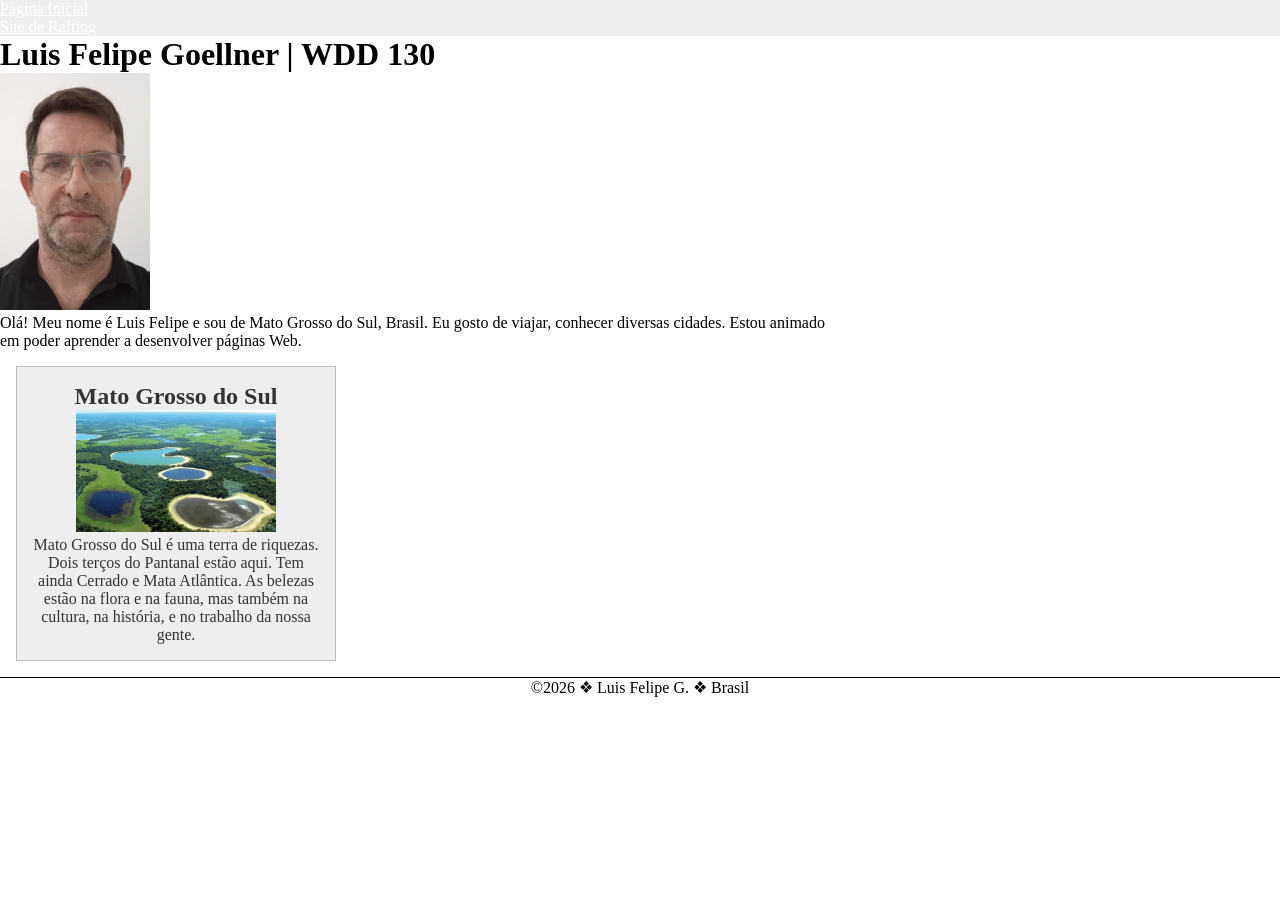
<file: index.html>
<!DOCTYPE html>
<html lang="pt-br">

<head>
    <meta charset="UTF-8">
    <meta name="viewport" content="width=device-width, initial-scale=1.0">
    <title>WDD 130 | Luis Felipe</title>
    
    <meta name="description" content="Página de Luis Felipe do curso Desenvolvimento de Software">
    <meta name="author" content="Luis Felipe">
    <link rel="stylesheet" href="estilos/estilos.css">
</head>

<body>
    <header>
        <nav>
            <a href="#">Página Inicial</a>
            <a href="wwr/">Site de Rafting</a>
        </nav>
    </header>
    <main>
        <h1>Luis Felipe Goellner | WDD 130</h1>
        <img src="imagens/perfil.jpeg" alt="Olá, meu nome é Luis Felipe Goellner" width="200">
        <p>Olá! Meu nome é Luis Felipe e sou de Mato Grosso do Sul, Brasil. Eu gosto de viajar,
            conhecer diversas cidades. Estou animado em poder aprender a desenvolver páginas Web.
        </p>
    </main>
    <aside>
        <h2>Mato Grosso do Sul</h2>
        <img src="imagens/vista_aerea.webp" alt="Vista aérea do MS">
        <p>Mato Grosso do Sul é uma terra de riquezas. Dois terços do Pantanal estão aqui. Tem ainda
            Cerrado e
            Mata Atlântica. As belezas estão na flora e na fauna, mas também na cultura, na
            história, e no
            trabalho da nossa gente.</p>
    </aside>
    <footer>
        <p>©2026 &#10070; Luis Felipe G. &#10070; Brasil</p>
    </footer>
</body>

</html>
</file>
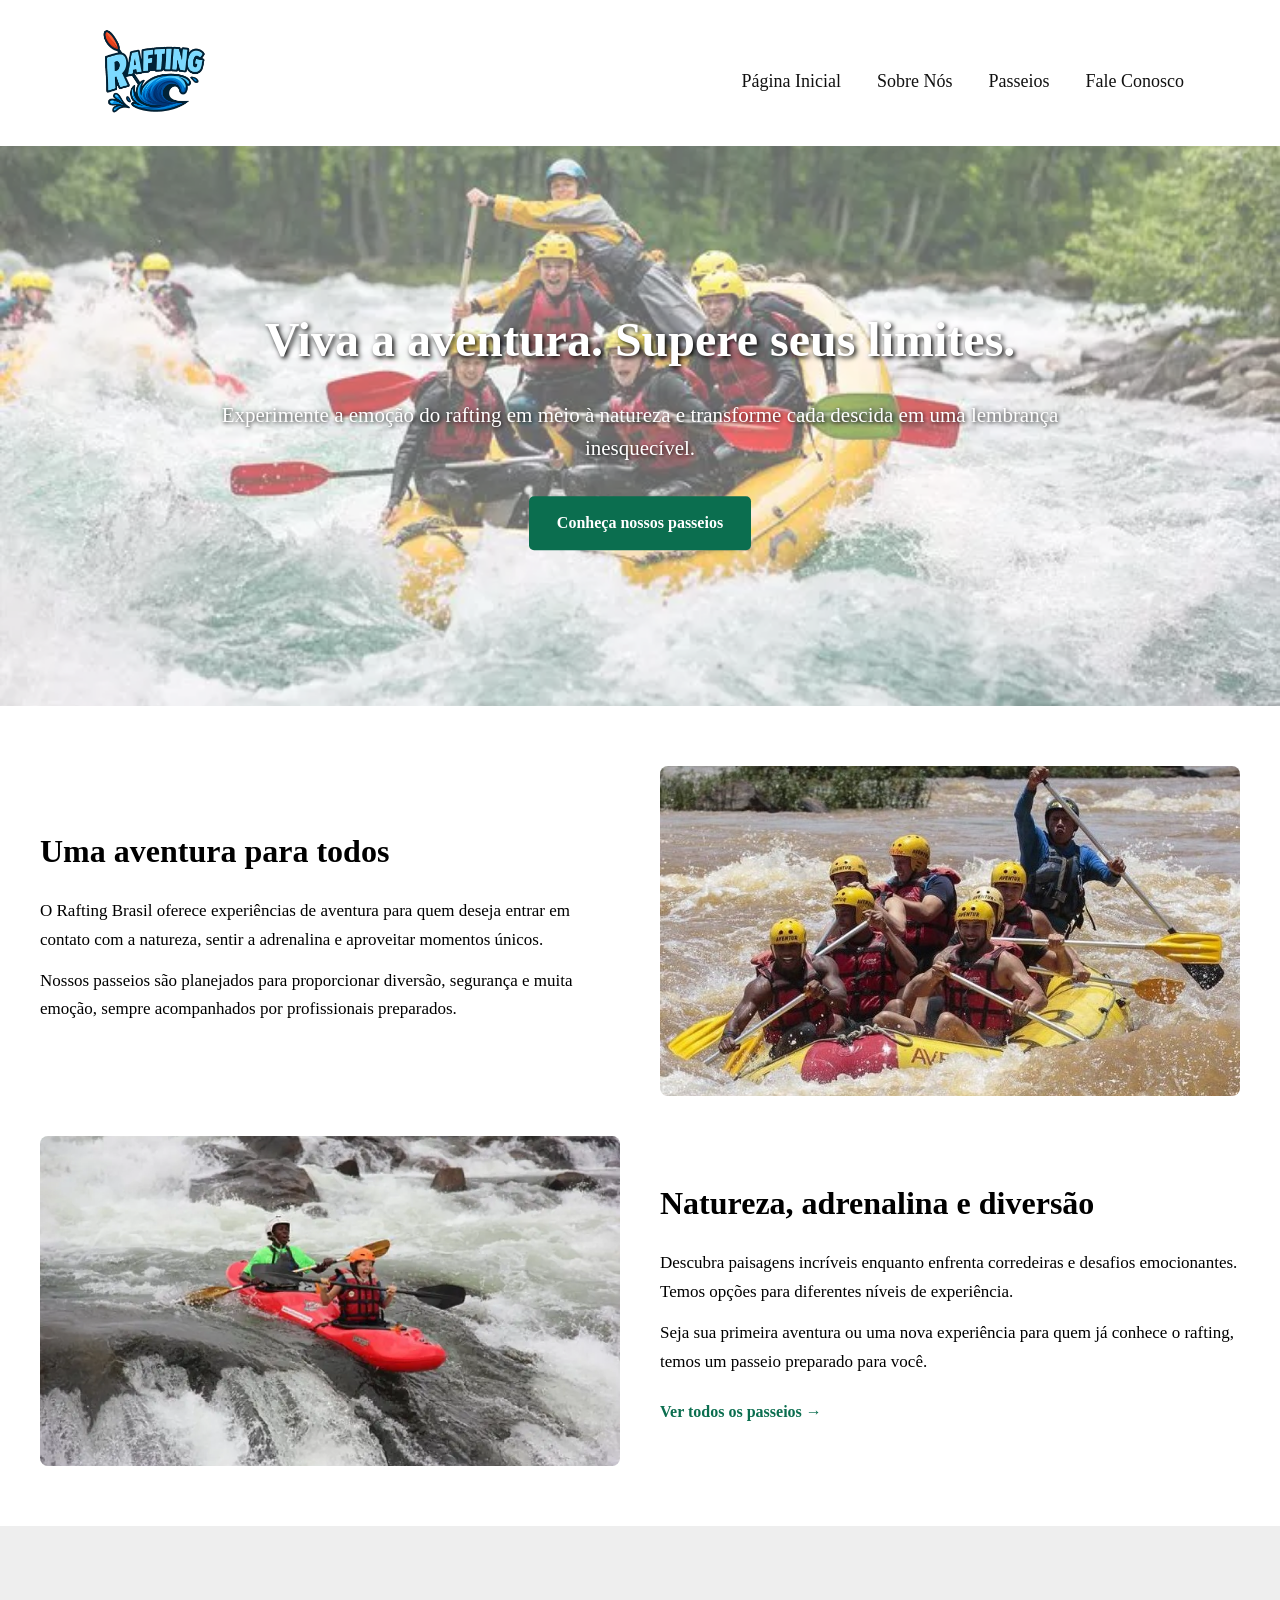
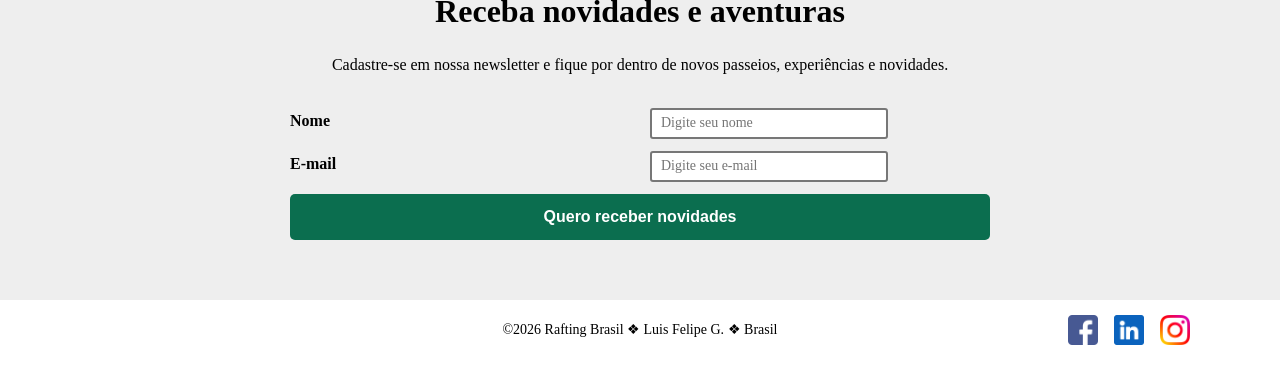
<file: wwr/index.html>
<!DOCTYPE html>
<html lang="pt-BR">
<head>
    <meta charset="UTF-8">
    <meta name="viewport" content="width=device-width, initial-scale=1.0">
    <title>Página Inicial - Rafting Brasil</title>
    <meta name="description" content="Página inicial da empresa Rafting Brasil">
    <meta name="author" content="Luis Felipe Goellner">
    <link rel="stylesheet" href="estilos/rafting.css">
</head>
<body>

    <header class="topo">
        <div class="logo">
            <img src="imagens/logo_rafting.png" alt="logotipo da empresa de rafting">
        </div>
    
        <nav class="menu">
            <a href="index.html">Página Inicial</a>
            <a href="sobre.html">Sobre Nós</a>
            <a href="passeios.html">Passeios</a>
            <a href="contato.html">Fale Conosco</a>
        </nav>
    </header>
    <main>
    
        <!-- IMAGEM PRINCIPAL / HERO -->
        <section class="hero">
    
            <img src="imagens/rafting-principal.webp" alt="Grupo praticando rafting em um rio"
              class="hero-imagem">
    
            <div class="hero-conteudo">
                <h1>Viva a aventura. Supere seus limites.</h1>
    
                <p>
                    Experimente a emoção do rafting em meio à natureza
                    e transforme cada descida em uma lembrança inesquecível.
                </p>
    
                <a href="passeios.html" class="botao-acao">
                    Conheça nossos passeios
                </a>
            </div>
    
        </section>
    
    
        <!-- APRESENTAÇÃO -->
        <section class="apresentacao">
    
            <div class="texto-introducao">
                <h2>Uma aventura para todos</h2>
    
                <p>
                    O Rafting Brasil oferece experiências de aventura
                    para quem deseja entrar em contato com a natureza,
                    sentir a adrenalina e aproveitar momentos únicos.
                </p>
    
                <p>
                    Nossos passeios são planejados para proporcionar
                    diversão, segurança e muita emoção, sempre acompanhados
                    por profissionais preparados.
                </p>
            </div>
    
    
            <div class="imagem-introducao">
                <img src="imagens/rafting-equipe.jpg"
                  alt="Equipe reunida durante uma aventura de rafting">
            </div>
    
    
            <div class="imagem-aventura">
                <img src="imagens/rafting-aventura.webp"
                  alt="Pessoa praticando rafting em águas rápidas">
            </div>
    
    
            <div class="texto-aventura">
                <h2>Natureza, adrenalina e diversão</h2>
    
                <p>
                    Descubra paisagens incríveis enquanto enfrenta
                    corredeiras e desafios emocionantes. Temos opções
                    para diferentes níveis de experiência.
                </p>
    
                <p>
                    Seja sua primeira aventura ou uma nova experiência
                    para quem já conhece o rafting, temos um passeio
                    preparado para você.
                </p>
    
                <a href="passeios.html" class="link-passeios">
                    Ver todos os passeios →
                </a>
            </div>
    
        </section>
    
    
        <!-- NEWSLETTER -->
        <section class="newsletter-home">
    
            <div class="newsletter-conteudo">
    
                <h2>Receba novidades e aventuras</h2>
    
                <p>
                    Cadastre-se em nossa newsletter e fique por dentro
                    de novos passeios, experiências e novidades.
                </p>
    
                <form action="#" method="post" class="form-newsletter">
    
                    <label for="nome">Nome</label>
                    <input type="text" id="nome" name="nome" placeholder="Digite seu nome" required>
    
                    <label for="email">E-mail</label>
                    <input type="email" id="email" name="email" placeholder="Digite seu e-mail"
                      required>
    
                    <button type="submit">
                        Quero receber novidades
                    </button>
    
                </form>
    
            </div>
    
        </section>
    
    </main>

    <footer>
        <p>©2026 Rafting Brasil &#10070; Luis Felipe G. &#10070; Brasil</p>
        <div class="social">
            <a href="https://facebook.com" aria-label="Facebook"><img src="imagens/facebook_174848.png"
                  alt="ícone do facebook"></a>
            <a href="https://linkedin.com" aria-label="Linkedin"><img src="imagens/linkedin_3991775.png"
                  alt="ícone do linkedin"></a>
            <a href="https://instagram.com" aria-label="Instagram"><img
                  src="imagens/instagram_1384063.png" alt="ícone do instagram"></a>
        </div>
    </footer>
    
</body>
</html>
</file>
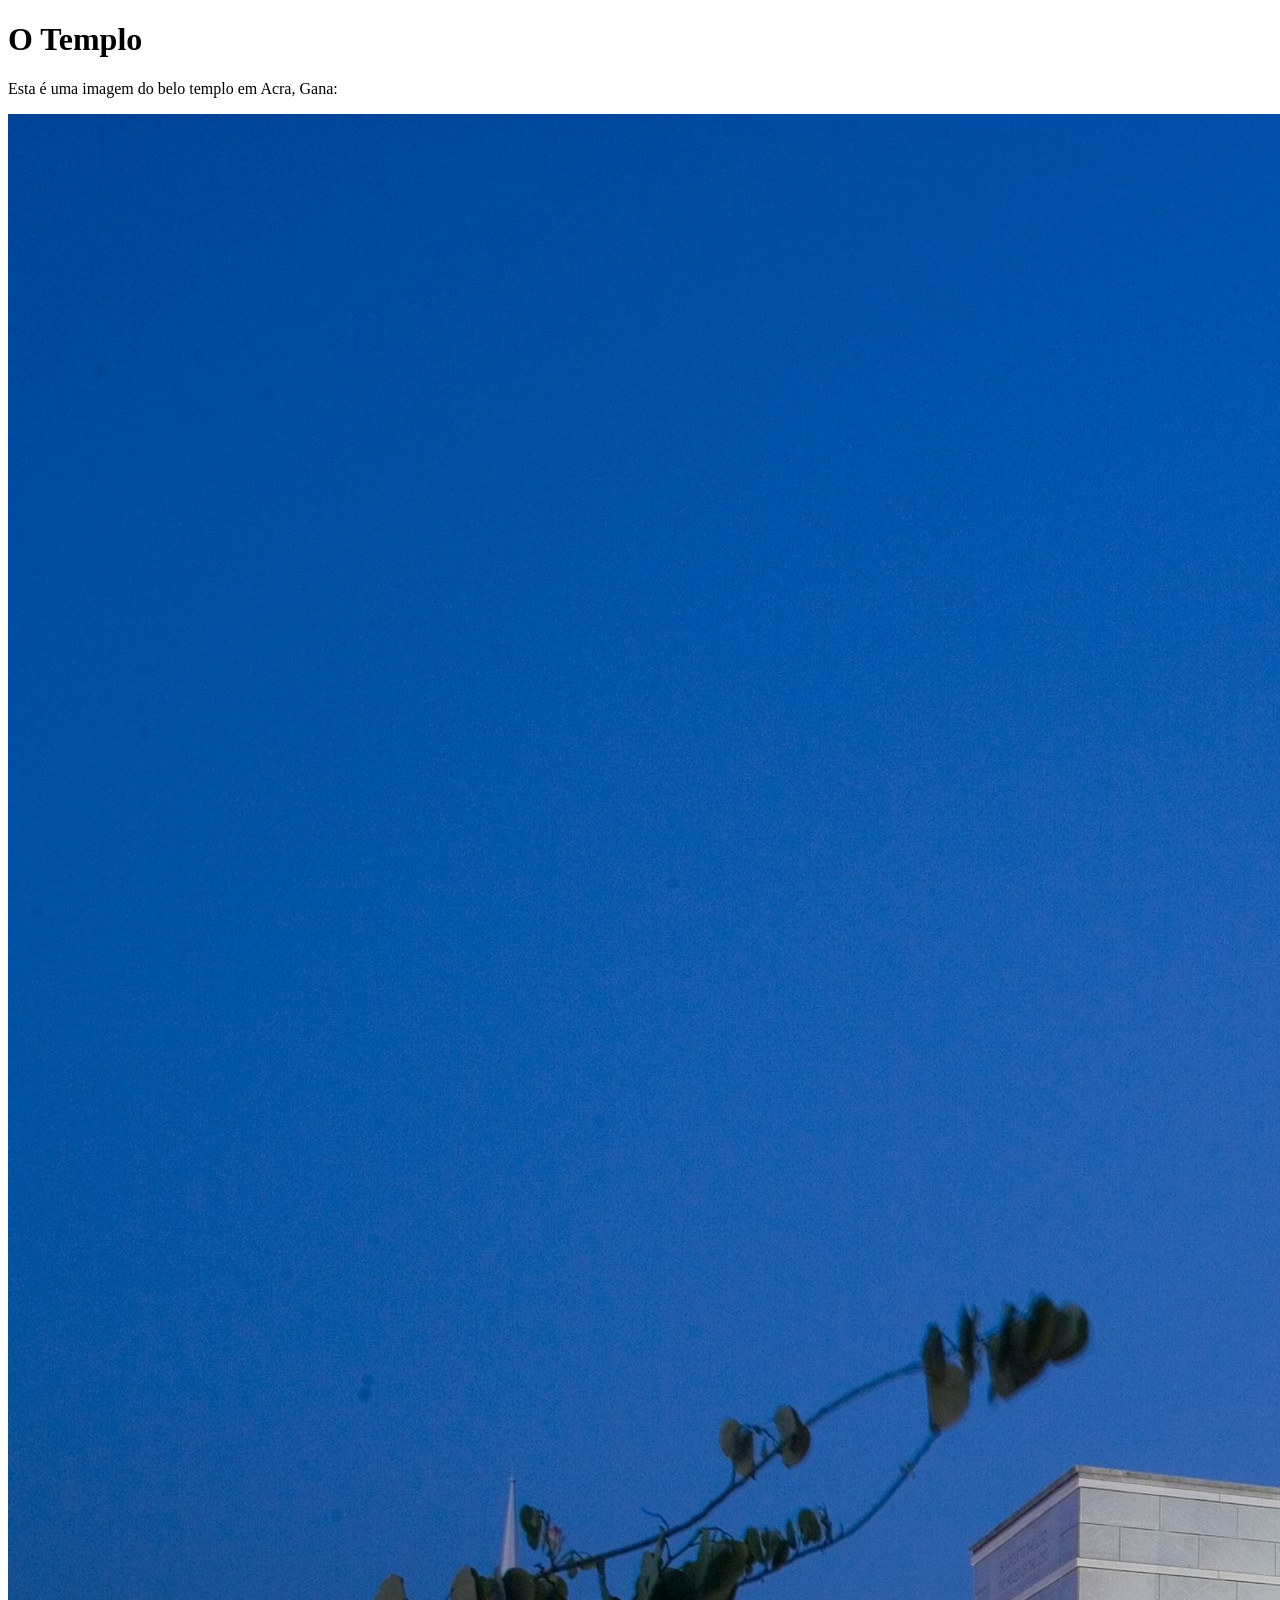
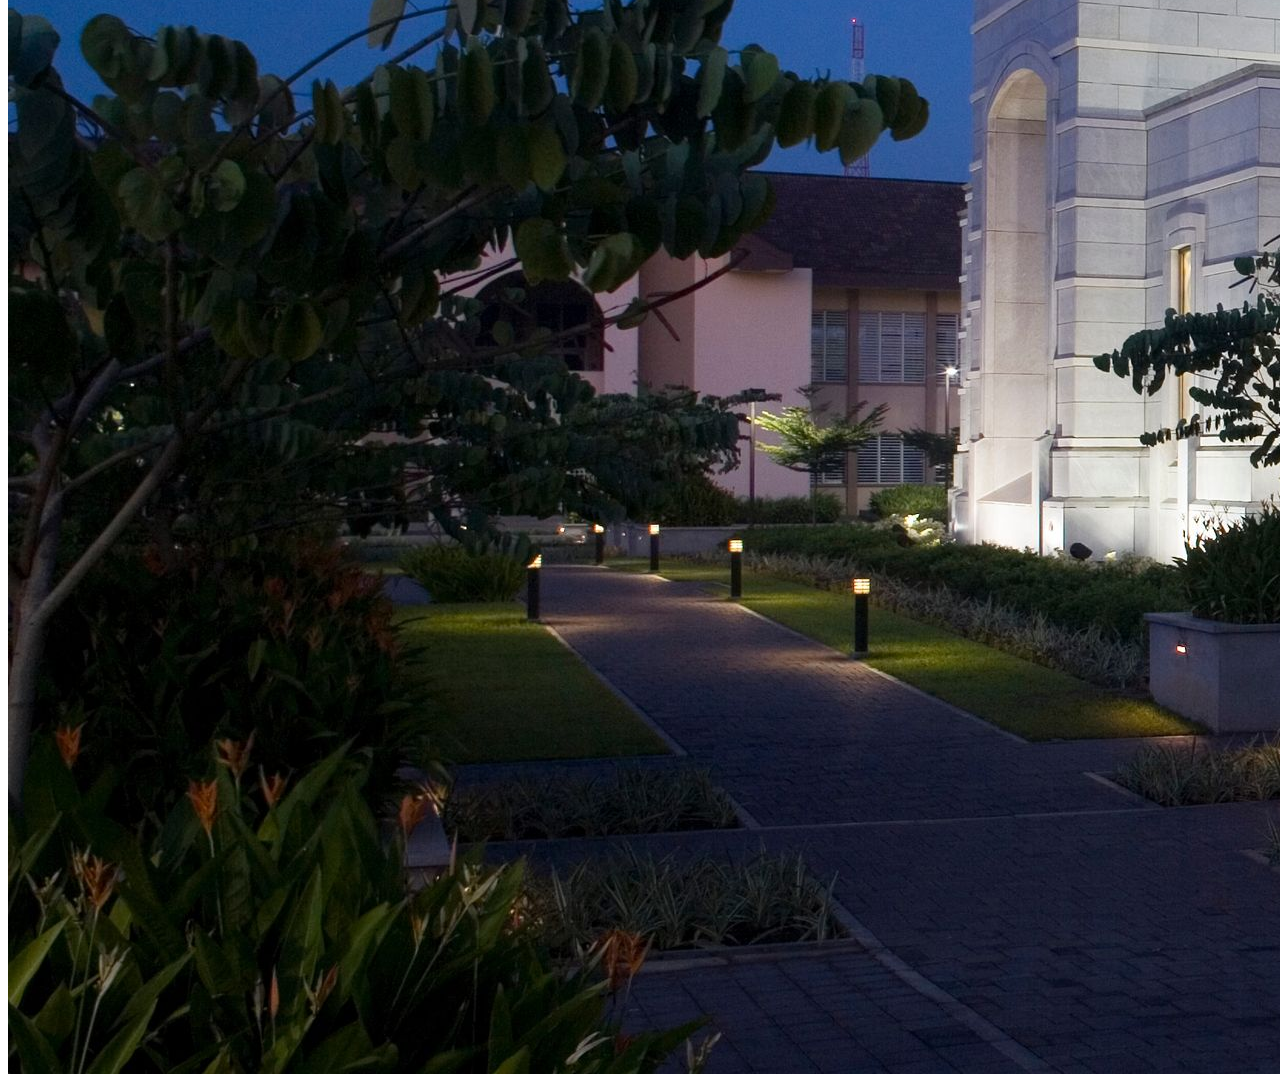
<file: semana01/imagens.html>
<!DOCTYPE html>
<html lang="pt-br">
<head>
    <meta charset="UTF-8">
    <meta name="viewport" content="width=device-width, initial-scale=1.0">
    <title>Imagem do Templo</title>
</head>
<body>
    <h1>O Templo</h1>
    <p>Esta é uma imagem do belo templo em Acra, Gana:</p>
    <img src="imagens/templo-largo.jpeg" alt="O Templo de Acra, Gana">
    
</body>
</html>
</file>
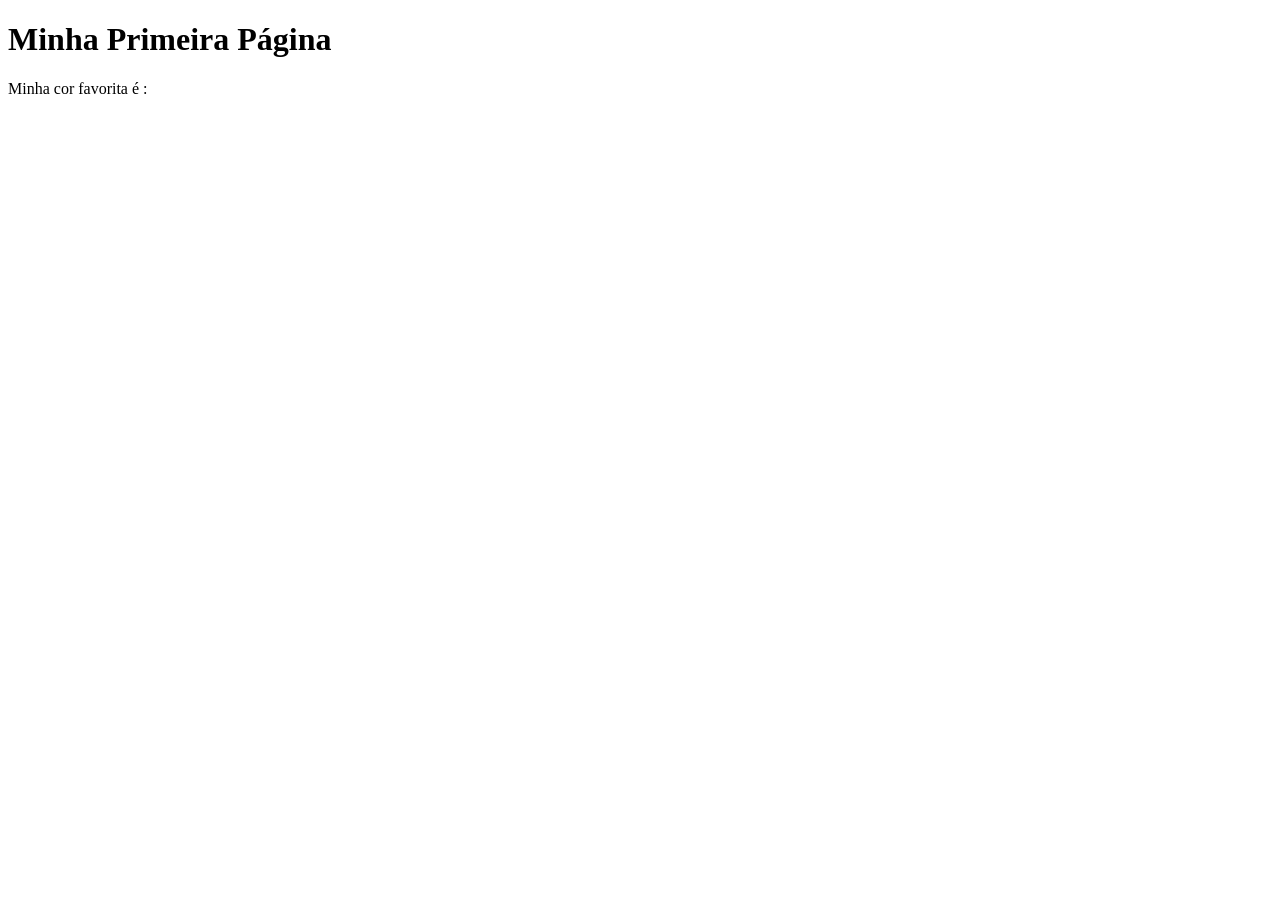
<file: semana01/primeira-pagina.html>
<!DOCTYPE html>
<html lang="pt-br">
<head>
    <meta charset="UTF-8">
    <meta name="viewport" content="width=device-width, initial-scale=1.0">
    <title>Minha Primeira Página</title>
</head>
<body>
    <h1>Minha Primeira Página</h1>
    <p>Minha cor favorita é : </p>
</body>
</html>
</file>
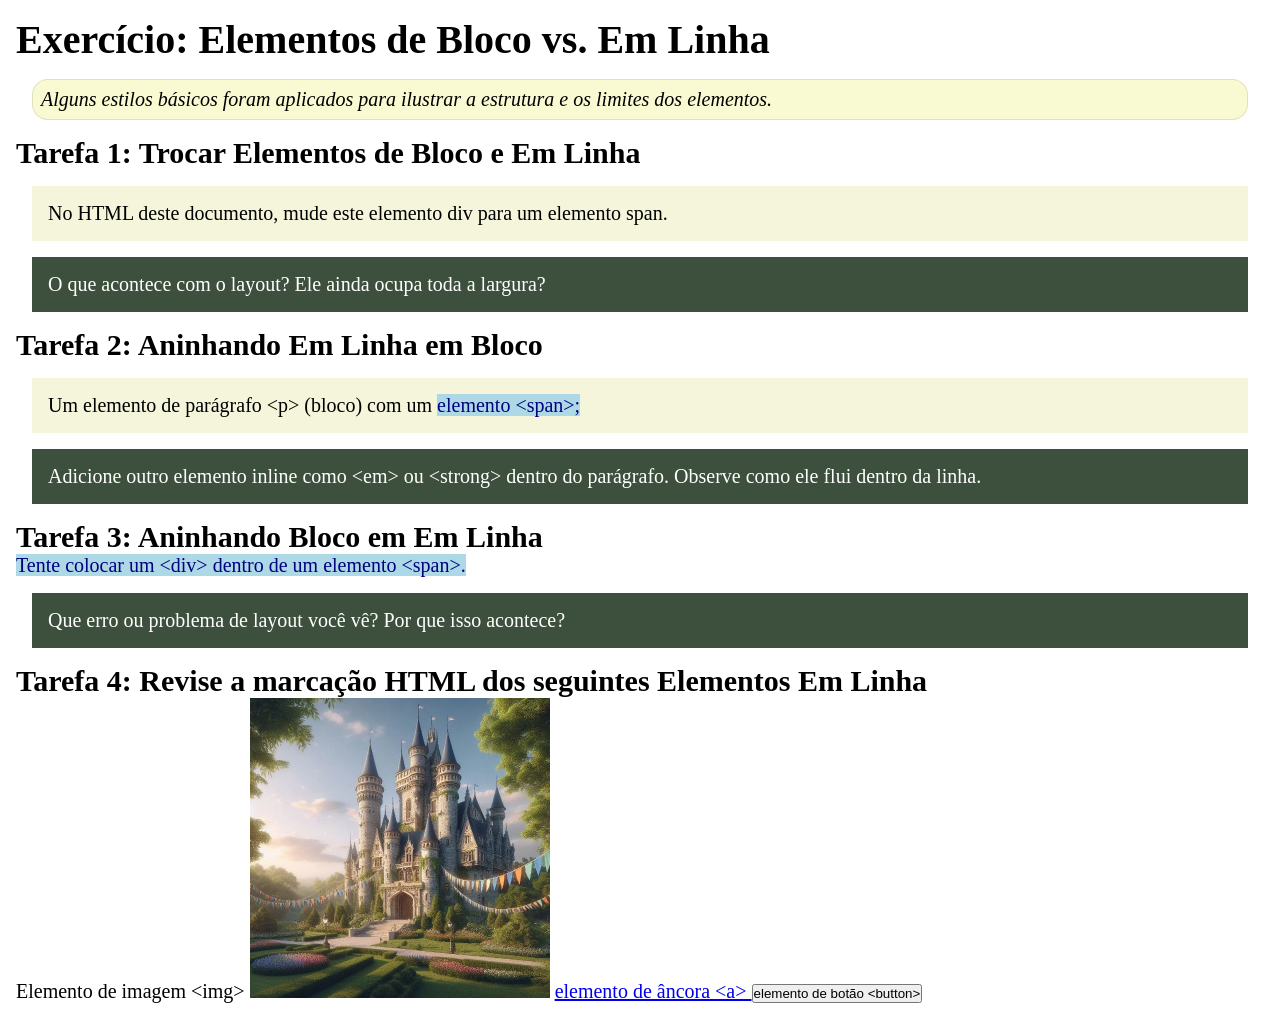
<file: semana02/bloco-vs-inline.html>
<!DOCTYPE html>
<html lang="pt-br">

<head>
    <meta charset="UTF-8">
    <meta name="viewport" content="width=device-width, initial-scale=1.0">
    <title>Exercício: Elementos de Bloco vs. Inline</title>
    <link rel="stylesheet" href="estilos/bloco-vs-inline.css">
</head>

<body>
    <main>
        <h1>Exercício: Elementos de Bloco vs. Em Linha</h1>
        <p class="note">Alguns estilos básicos foram aplicados para ilustrar a estrutura e os limites dos elementos.</p>

        <h2>Tarefa 1: Trocar Elementos de Bloco e Em Linha</h2>
        <div>No HTML deste documento, mude este elemento div para um elemento span.</div>

        <p class="question">O que acontece com o layout? Ele ainda ocupa toda a largura?</p>

        <h2>Tarefa 2: Aninhando Em Linha em Bloco</h2>
        <p>Um elemento de parágrafo &lt;p&gt; (bloco) com um <span>elemento &lt;span&gt;;</span></p>
        <p class="question">Adicione outro elemento inline como &lt;em&gt; ou &lt;strong&gt; dentro do parágrafo.
            Observe como ele flui dentro da linha.</p>

        <h2>Tarefa 3: Aninhando Bloco em Em Linha</h2>
        <span>Tente colocar um &lt;div&gt; dentro de um elemento &lt;span&gt;.</span>
        <p class="question">Que erro ou problema de layout você vê? Por que isso acontece?</p>


        <h2>Tarefa 4: Revise a marcação HTML dos seguintes Elementos Em Linha</h2>
        Elemento de imagem &lt;img&gt;
        <img src="imagens/castelo.webp" alt="imagem (imagens estão em linha)" width="300" height="300">
        <a href="https://churchofjesuschrist.org">elemento de âncora &lt;a&gt; </a>
        <button type="button">elemento de botão &lt;button&gt;</button>
    </main>
</body>

</html>
</file>
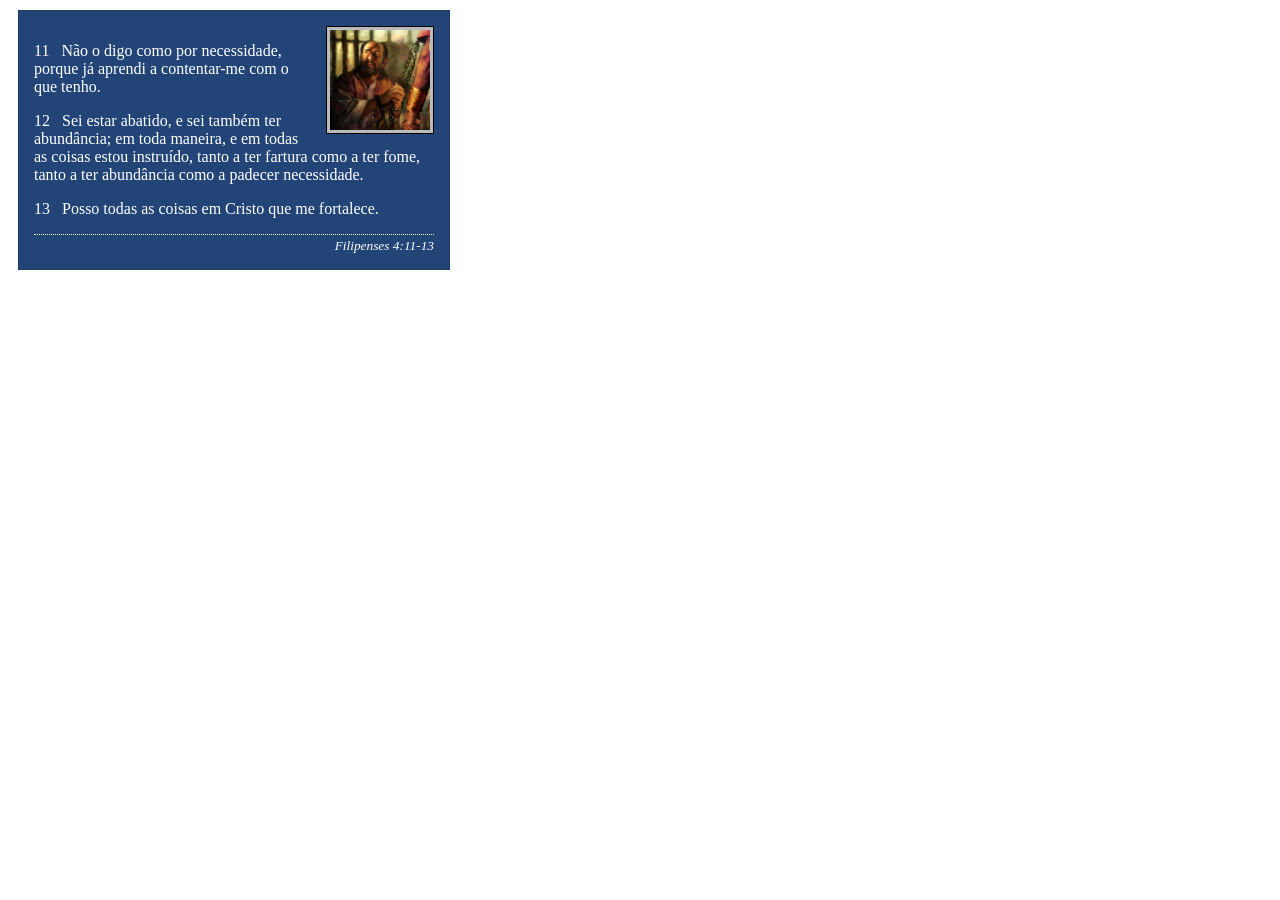
<file: semana02/box-model-solucao.html>
<!DOCTYPE html>
<html lang="pt-br">

<head>
    <meta charset="UTF-8">
    <meta name="viewport" content="width=device-width, initial-scale=1.0">
    <title>Atividade de Box Model</title>
    <link rel="stylesheet" href="estilos/box-model-solucao.css">
</head>

<body>
    <main>
        <div class="callout">
            <img src="imagens/apostolo-paulo-preso.webp" alt="Apóstolo Paulo - Preso em Roma" width="200" height="200">
            <blockquote>
                <p>11 &nbsp; Não o digo como por necessidade, porque já aprendi a contentar-me com o que tenho.</p>
                <p>12 &nbsp; Sei estar abatido, e sei também ter abundância; em toda maneira, e em todas as coisas estou
                    instruído, tanto a ter fartura como a ter fome, tanto a ter abundância como a padecer necessidade.
                </p>
                <p>13 &nbsp; Posso todas as coisas em Cristo que me fortalece.</p>
            </blockquote>
            <cite>Filipenses 4:11-13</cite>
        </div>
    </main>
</body>

</html>
</file>
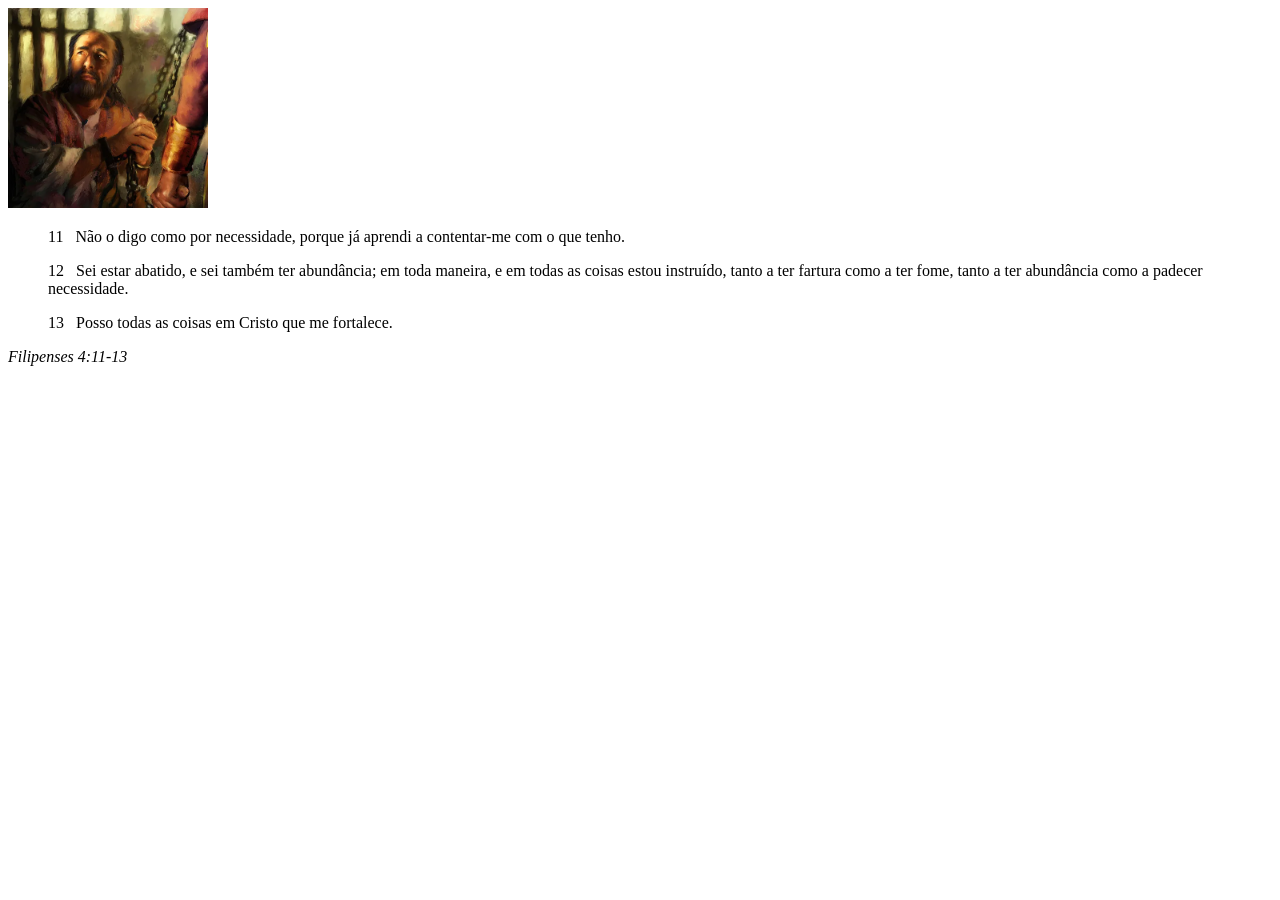
<file: semana02/box-model.html>
<!DOCTYPE html>
<html lang="pt-br">
<head>
    <meta charset="UTF-8">
    <meta name="viewport" content="width=device-width, initial-scale=1.0">
    <title>Atividade de Box Model</title>
</head>
<body>
    <main>
        <div class="callout">
            <img src="imagens/apostolo-paulo-preso.webp" alt="Apóstolo Paulo - Preso em Roma" width="200" height="200">
            <blockquote>
                <p>11 &nbsp; Não o digo como por necessidade, porque já aprendi a contentar-me com o que tenho.</p>
                <p>12 &nbsp; Sei estar abatido, e sei também ter abundância; em toda maneira, e em todas as coisas estou instruído, tanto a ter fartura como a ter fome, tanto a ter abundância como a padecer necessidade.</p>
                <p>13 &nbsp; Posso todas as coisas em Cristo que me fortalece.</p>
            </blockquote>
            <cite>Filipenses 4:11-13</cite>
        </div>
    </main>
</body>
</html>
</file>
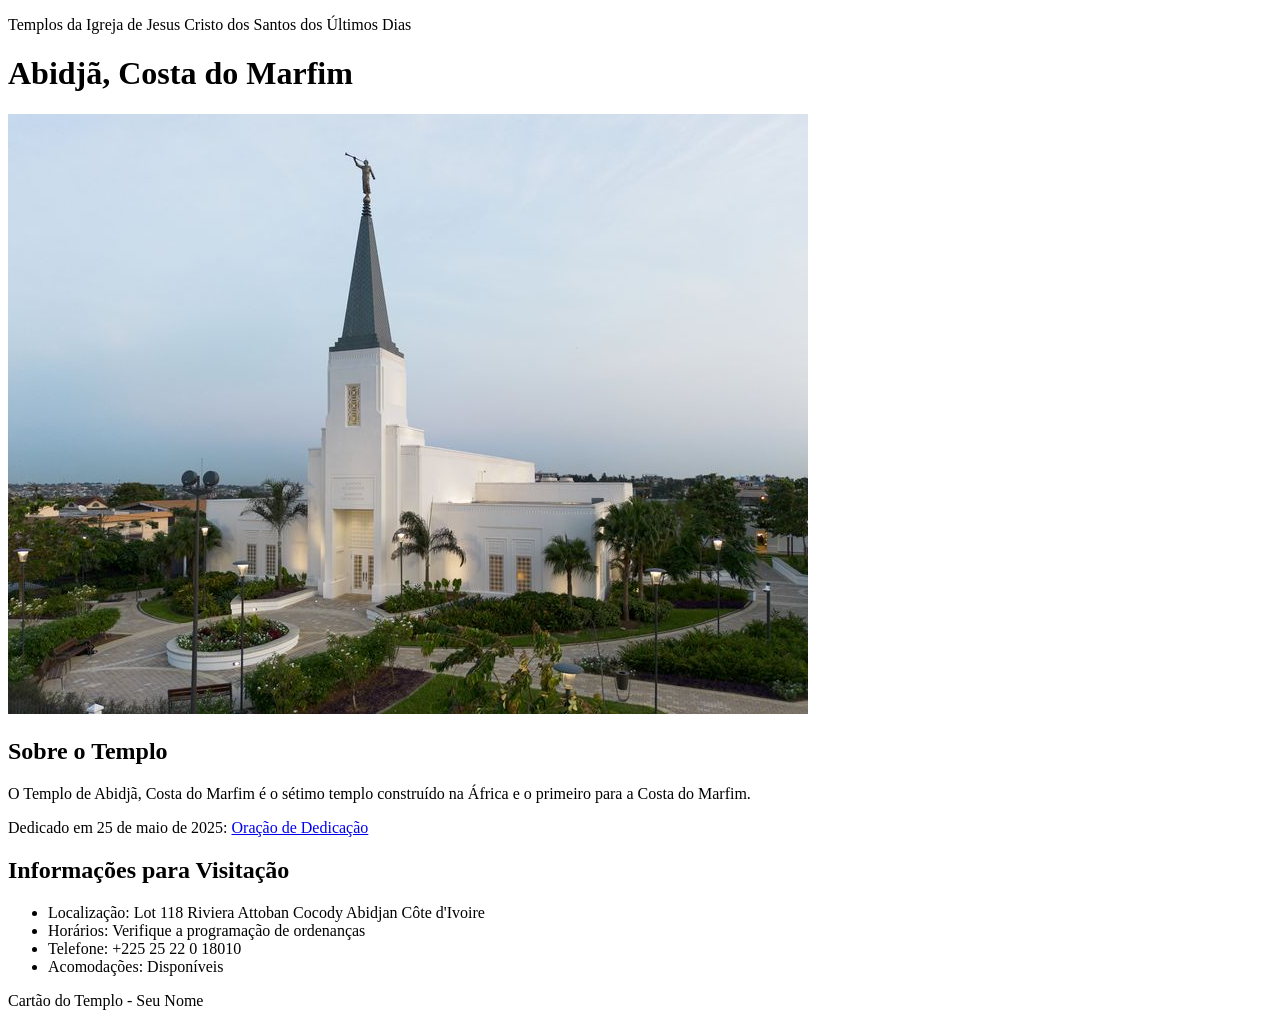
<file: semana02/templo.html>
<!DOCTYPE html>
<html lang="pt-br">

<head>
    <meta charset="UTF-8">
    <meta name="viewport" content="width=device-width, initial-scale=1.0">
    <title>Cartão do Templo - Abidjã, Costa do Marfim</title>
</head>

<body>
    <header>
        <p>Templos da Igreja de Jesus Cristo dos Santos dos Últimos Dias</p>
    </header>
    <main>
        <h1>Abidjã, Costa do Marfim</h1>
        <picture>
            <img src="imagens/abidja-costa-do-marfim.jpeg" alt="Templo de Abidjã, Costa do Marfim">
        </picture>
        <section>
            <h2>Sobre o Templo</h2>
            <p>O Templo de Abidjã, Costa do Marfim é o sétimo templo construído na África e o primeiro para a Costa do Marfim.</p>
            <p>Dedicado em 25 de maio de 2025: <a
                    href="https://www.churchofjesuschrist.org/temples/dedicatory-prayer/abidjan-ivory-coast-temple/2025-05-25?lang=eng"
                    target="_blank" rel="noopener noreferrer">Oração de Dedicação</a></p>
        </section>
        <section>
            <h2>Informações para Visitação</h2>
            <ul>
                <li>Localização: Lot 118 Riviera Attoban Cocody Abidjan Côte d'Ivoire</li>
                <li>Horários: Verifique a programação de ordenanças</li>
                <li>Telefone: +225 25 22 0 18010</li>
                <li>Acomodações: Disponíveis</li>
            </ul>
        </section>
    </main>
    <footer>
        <p>Cartão do Templo - Seu Nome</p>
    </footer>
</body>

</html>
</file>
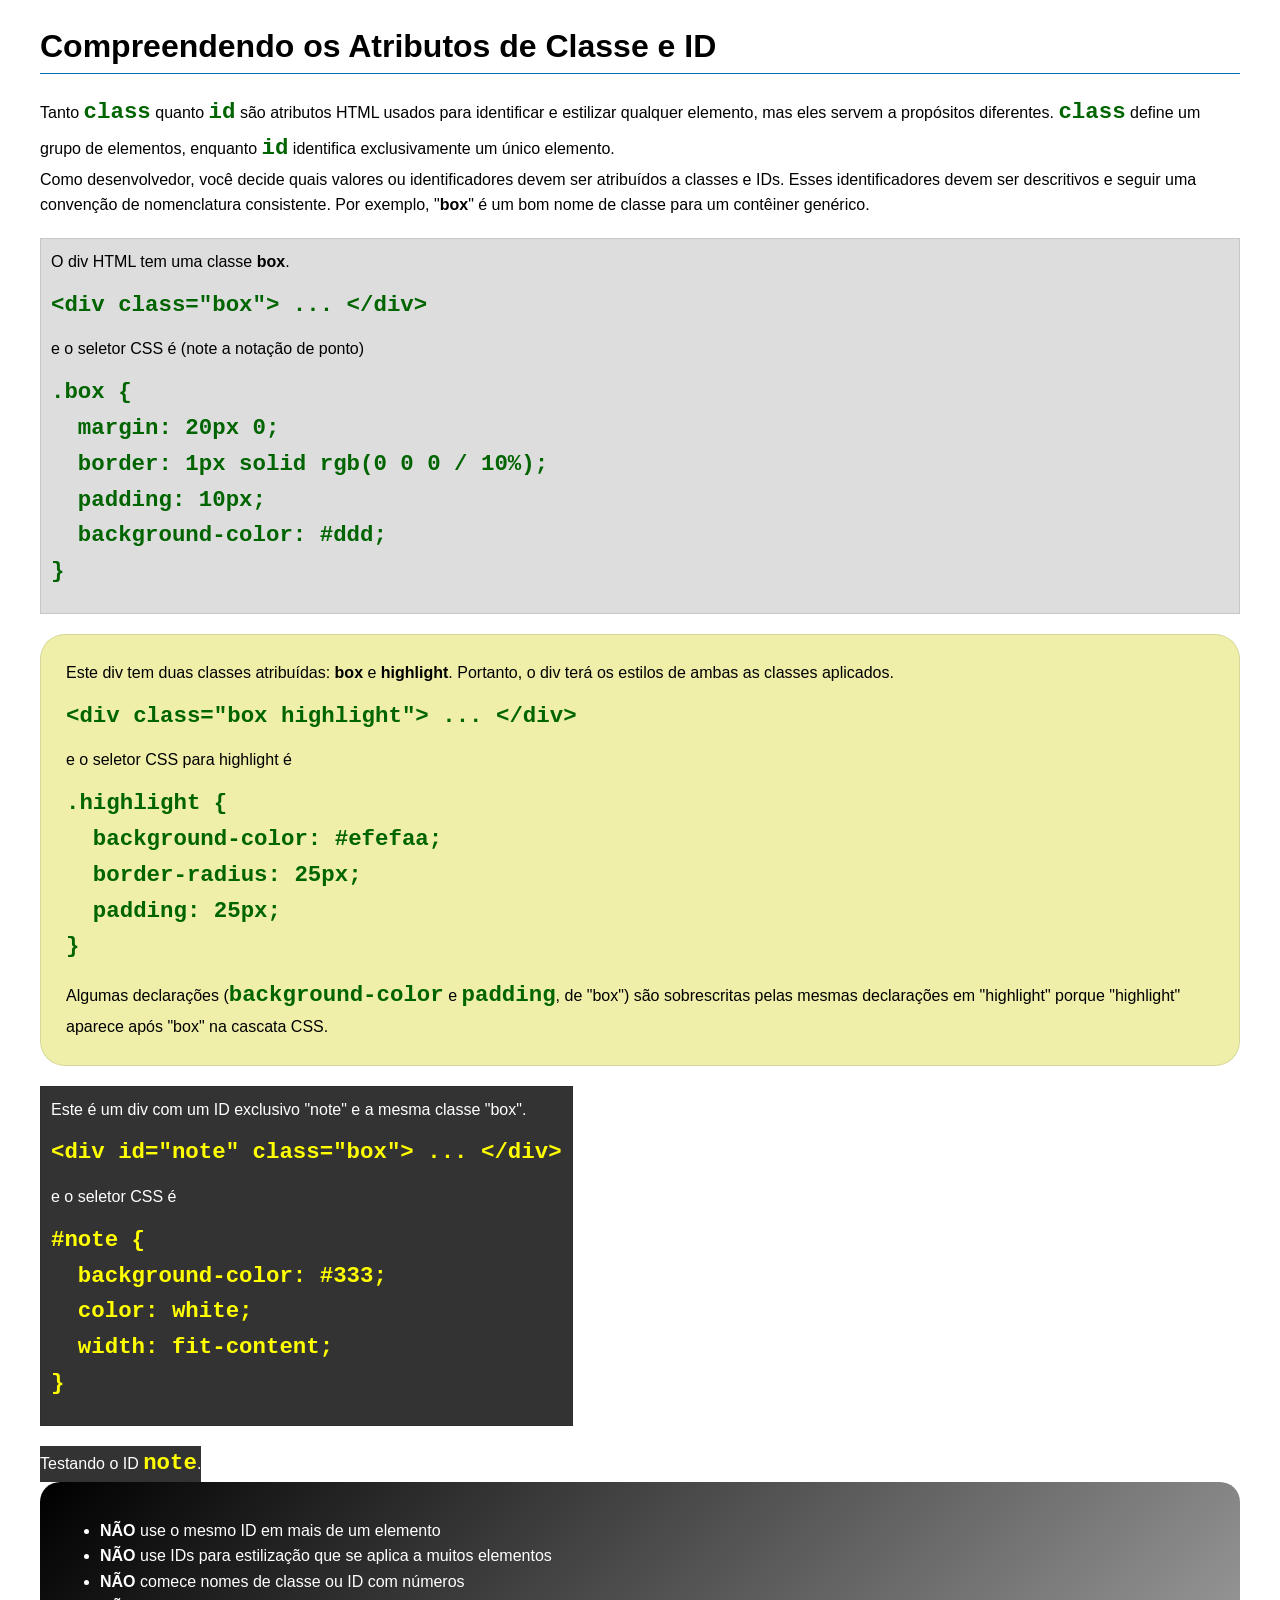
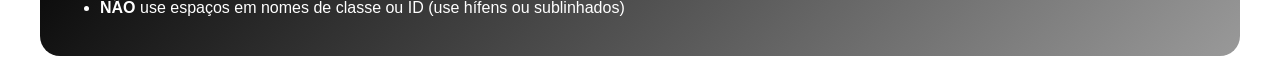
<file: semana03/classe-e-id.html>
<!DOCTYPE html>
<html lang="pt-br">

<head>
    <meta charset="UTF-8">
    <meta name="viewport" content="width=device-width, initial-scale=1.0">
    <title>Atributos de Classe vs ID</title>
    <link rel="stylesheet" href="estilos/classe-e-id.css">
</head>

<body>
    <h1>Compreendendo os Atributos de Classe e ID</h1>
    <p>Tanto <code>class</code> quanto <code>id</code> são atributos HTML usados para identificar e estilizar qualquer
        elemento, mas eles servem a propósitos diferentes. <code>class</code> define um grupo de elementos, enquanto
        <code>id</code> identifica exclusivamente um único elemento.
    </p>
    <p>Como desenvolvedor, você decide quais valores ou identificadores devem ser atribuídos a classes e IDs. Esses
        identificadores devem ser descritivos e seguir uma convenção de nomenclatura consistente. Por exemplo,
        "<strong>box</strong>" é um bom nome de classe para um contêiner genérico.</p>
    <div class="box">
        <p>O div HTML tem uma classe <strong>box</strong>.</p>
        <pre><code class="html">&lt;div class="box"&gt; ... &lt;/div&gt;</code></pre>
        e o seletor CSS é (note a notação de ponto)
        <pre><code class="css">.box {
  margin: 20px 0;
  border: 1px solid rgb(0 0 0 / 10%);
  padding: 10px;
  background-color: #ddd; 
}</code></pre>
    </div>

    <div class="box highlight">
        <p>Este div tem duas classes atribuídas: <strong>box</strong> e <strong>highlight</strong>. Portanto, o div terá
            os estilos de ambas as classes aplicados.</p>
        <pre><code class="html">&lt;div class="box highlight"&gt; ... &lt;/div&gt;</code></pre>
        e o seletor CSS para highlight é
        <pre><code class="css">.highlight {
  background-color: #efefaa;
  border-radius: 25px;
  padding: 25px;
}</code></pre>
        <p>Algumas declarações (<code>background-color</code> e <code>padding</code>, de "box") são sobrescritas pelas
            mesmas declarações em "highlight" porque "highlight" aparece após "box" na cascata CSS.</p>
    </div>

    <div id="note" class="box">
        <p>Este é um div com um ID exclusivo "note" e a mesma classe "box".</p>
        <pre><code class="html">&lt;div id="note" class="box"&gt; ... &lt;/div&gt;</code></pre>
        e o seletor CSS é
        <pre><code class="css">#note {
  background-color: #333;
  color: white;
  width: fit-content;
}</code></pre>
    </div>

    <div id="note">
        <p>Testando o ID <code>note</code>.</p>
    </div>

    <section id="melhor-pratica">
        <ul>
            <li><strong>NÃO</strong> use o mesmo ID em mais de um elemento</li>
            <li><strong>NÃO</strong> use IDs para estilização que se aplica a muitos elementos</li>
            <li><strong>NÃO</strong> comece nomes de classe ou ID com números</li>
            <li><strong>NÃO</strong> use espaços em nomes de classe ou ID (use hífens ou sublinhados)</li>
        </ul>
    </section>

    <br>

</body>

</html>
</file>
<file: estilos/estilos.css>
* {
    margin: 0;
    padding: 0;
    box-sizing: border-box;
}

main {
    max-width: 840px;
}

aside {
    width: 20rem;
    margin: 1rem;
    border: 1px solid rgba(0 0 0 / 0.2);   /* 1 */
    padding: 1rem;
    background-color: #eee;
    color: #333;
    text-align: center;
}

aside img {
    width: 200px;
    height: auto;
}

main img {
    width: 150px;
    height: auto;
    border: #000;
    padding: 0;
    box-shadow: none;
}

nav {
    background-color: #eee;
    padding: 0;
}

nav a {
    color: #fff;
    padding: 0;
    display: block;
}

h1 {
    color: #000;
}

p {
    padding: 0;
}

footer {
    margin-top: 15px;
    border-top: 1px solid #000;
    text-align: center;
}
</file>
<file: wwr/estilos/rafting.css>
css:root {
    --cor-primaria: #ffffff;
    --cor-secundaria: #f4a261;
    --cor-destaque1: #1e4e60;
    --cor-destaque2: #e9c46a;

    --fonte-titulo: "Times New Roman", "Georgia", serif;
    --fonte-body: Arial, Helvetica, sans-serif;
}

/* =========================================
   RESET BÁSICO
   ========================================= */

* {
    margin: 0;
    padding: 0;
    box-sizing: border-box;
}

body {
    font-family: var(--fonte-body);
    line-height: 1.6;
    color: var(--cor-destaque1);
}

/* =========================================
   CABEÇALHO
   ========================================= */

.topo {
    width: calc(100% - 32px);
    max-width: 1200px;

    min-height: 130px;
    height: 130px;

    margin: 16px auto 0;

    display: flex;
    align-items: center;
    justify-content: space-between;

    padding: 10px 40px;

    position: relative;
    z-index: 10;
}

.logo {
    width: 150px;
    height: 110px;

    display: flex;
    align-items: center;
    justify-content: center;

    flex-shrink: 0;
}

.logo img {
    width: 150px;
    height: 115px;

    object-fit: contain;

    display: block;
}

/* =========================================
   MENU
   ========================================= */

.menu {
    display: flex;

    align-items: center;
    justify-content: center;

    gap: 4px;

    flex-wrap: nowrap;
}

.menu a {
    display: block;

    text-decoration: none;

    color: #111;

    padding: 10px 16px;

    min-width: auto;

    text-align: center;

    font-size: 18px;

    white-space: nowrap;

    transition: 0.3s;
}

.menu a:hover {
    color: #0b6e4f;
}

/* =========================================
   PÁGINA INICIAL
   HERO / BANNER PRINCIPAL
   ========================================= */

.hero {
    position: relative;

    width: 100%;
    height: 560px;

    overflow: hidden;
}

.hero-imagem {
    position: absolute;

    top: 0;
    left: 0;

    width: 100%;
    height: 100%;

    object-fit: cover;

    display: block;

    opacity: 0.6;

    z-index: 1;
}

.hero-conteudo {
    position: absolute;

    top: 50%;
    left: 50%;

    transform: translate(-50%, -50%);

    width: 90%;
    max-width: 850px;

    text-align: center;

    color: #fff;

    z-index: 2;
}

.hero-conteudo h1 {
    font-family: var(--fonte-titulo);

    font-size: 48px;

    margin-bottom: 20px;

    color: #fff;

    text-shadow: 2px 2px 5px #000;
}

.hero-conteudo p {
    font-size: 21px;

    line-height: 1.6;

    margin-bottom: 30px;

    color: #fff;

    text-shadow: 1px 1px 4px #000;
}

/* =========================================
   BOTÃO DE AÇÃO
   ========================================= */

.botao-acao {
    display: inline-block;

    padding: 14px 28px;

    background-color: #0b6e4f;
    color: #fff;

    text-decoration: none;
    font-weight: bold;

    border-radius: 5px;

    transition: 0.3s;
}

.botao-acao:hover {
    background-color: #084c3a;
}

/* =========================================
   APRESENTAÇÃO DA PÁGINA INICIAL
   CSS GRID
   ========================================= */

.apresentacao {
    width: calc(100% - 32px);
    max-width: 1200px;

    margin: 60px auto;

    display: grid;

    grid-template-columns: 1fr 1fr;

    gap: 40px;

    align-items: center;
}

.apresentacao img {
    width: 100%;
    height: 330px;

    object-fit: cover;

    display: block;

    border-radius: 8px;
}

.apresentacao h2 {
    font-family: var(--fonte-titulo);

    font-size: 32px;

    margin-bottom: 20px;
}

.apresentacao p {
    font-size: 17px;

    line-height: 1.7;

    margin-bottom: 12px;
}

/* Organização do Grid */

.texto-introducao {
    grid-column: 1;
    grid-row: 1;
}

.imagem-introducao {
    grid-column: 2;
    grid-row: 1;
}

.imagem-aventura {
    grid-column: 1;
    grid-row: 2;
}

.texto-aventura {
    grid-column: 2;
    grid-row: 2;
}

/* =========================================
   LINK PARA PASSEIOS
   ========================================= */

.link-passeios {
    display: inline-block;

    margin-top: 10px;

    color: #0b6e4f;

    font-weight: bold;

    text-decoration: none;
}

.link-passeios:hover {
    text-decoration: underline;
}

/* =========================================
   NEWSLETTER DA PÁGINA INICIAL
   ========================================= */

.newsletter-home {
    width: 100%;

    padding: 60px 20px;

    background-color: #eee;
}

.newsletter-conteudo {
    max-width: 700px;

    margin: 0 auto;

    text-align: center;
}

.newsletter-conteudo h2 {
    font-family: var(--fonte-titulo);

    font-size: 32px;

    margin-bottom: 15px;
}

.newsletter-conteudo p {
    line-height: 1.6;

    margin-bottom: 30px;
}

/* Formulário da Newsletter */

.form-newsletter {
    display: grid;

    grid-template-columns: 1fr 1fr;

    gap: 12px 20px;

    text-align: left;
}

.form-newsletter label {
    font-weight: bold;
}

.form-newsletter input {
    width: 100%;

    padding: 12px;

    border: 1px solid #aaa;

    border-radius: 4px;

    font-size: 16px;
}

.form-newsletter button {
    grid-column: 1 / 3;

    padding: 14px;

    border: none;

    background-color: #0b6e4f;
    color: white;

    font-size: 16px;
    font-weight: bold;

    cursor: pointer;

    border-radius: 5px;
}

.form-newsletter button:hover {
    background-color: #084c3a;
}

/* =========================================
   HISTÓRIA
   ========================================= */

.historia {
    padding: 3rem 2rem;

    background: #f1f2f6;
}

.historia h2 {
    text-align: center;

    margin-bottom: 2rem;
}

.historia .colunas {
    display: flex;

    align-items: center;

    justify-content: space-around;

    gap: 2rem;
}

.historia .colunas p {
    flex: 1;
}

.historia .colunas img {
    width: 350px;

    border-radius: 8px;
}

/* =========================================
   AVENTURA
   ========================================= */

.aventura {
    padding: 3rem;

    justify-content: space-between;

    background: var(--cor-destaque2);
}

.aventura h2 {
    text-align: center;

    margin-bottom: 2rem;
}

.aventura .galeria {
    display: grid;

    grid-template-columns: repeat(5, 1fr);

    gap: 0.2rem;
}

.aventura figure {
    text-align: center;
}

.aventura img {
    width: 80%;

    border-radius: 8px;
}

.aventura figcaption {
    margin-top: 0.5rem;

    font-style: italic;
}

/* =========================================
   INTRODUÇÃO
   ========================================= */

.intro {
    text-align: center;

    margin: 14px auto 17px;
}

.intro h1 {
    margin: 0 0 4px;

    font-size: 28px;

    font-weight: 400;
}

.intro p {
    margin: 1px 0;

    font-size: 17px;

    font-weight: 700;
}

/* =========================================
   PÁGINA DE CONTATO
   ========================================= */

.contato {
    width: calc(100% - 40px);
    max-width: 1160px;

    margin: 0 auto 25px;

    display: grid;

    grid-template-columns: 48% 52%;

    gap: 38px;

    align-items: center;
}

/* Mapa */

.mapa {
    height: 302px;

    border: 1px solid #aaa;

    position: relative;

    overflow: hidden;
}

.mapa iframe {
    width: 100%;
    height: 100%;

    border: 0;

    display: block;
}

/* Formulário */

.formulario {
    padding-top: 0;
}

.campo.linha {
    display: grid;

    grid-template-columns: 45px 1fr;

    align-items: center;

    margin-bottom: 7px;
}

.campo label,
.radio-group legend {
    font-size: 14px;
}

input[type="text"],
input[type="email"],
textarea {
    width: 70%;

    border: 2px solid #777;

    border-radius: 3px;

    padding: 7px 9px;

    font-family: inherit;

    font-size: 14px;
}

input[type="text"],
input[type="email"] {
    height: 31px;
}

/* Radio */

.radio-group {
    border: 0;

    margin: 5px 0 9px;

    padding: 0 0 0 80px;

    position: relative;

    min-height: 75px;
}

.radio-group legend {
    position: absolute;

    left: 0;
    top: 0;

    width: 75px;

    font-weight: 700;

    padding: 0;
}

.radio-group label {
    display: block;

    margin: 0 0 8px;

    font-size: 14px;
}

.radio-group input {
    margin: 0 7px 0 0;

    vertical-align: -2px;
}

/* Mensagem */

.mensagem label {
    display: block;

    font-weight: 700;

    margin-bottom: 2px;
}

textarea {
    height: 60px;

    resize: none;
}

/* Newsletter do formulário de contato */

.formulario .newsletter {
    display: flex;

    align-items: center;

    gap: 7px;

    margin: 6px 0 9px;

    font-size: 14px;
}

.formulario .newsletter input {
    width: 15px;
    height: 15px;

    margin: 0;
}

/* Botão do formulário */

.formulario button {
    width: 75%;

    height: 32px;

    border: 2px solid #777;

    border-radius: 3px;

    background: blue;

    color: white;

    font-weight: 700;

    cursor: pointer;
}

/* =========================================
   EQUIPE
   ========================================= */

.equipe {
    width: calc(100% - 40px);
    max-width: 1160px;

    min-height: 156px;

    margin: 0 auto 10px;

    border: 2px solid #777;

    padding: 7px 35px 10px;
}

.equipe h2 {
    margin: 0 0 3px;

    text-align: center;

    font-size: 24px;
}

.perfis {
    display: flex;

    justify-content: space-around;

    align-items: flex-start;
}

.perfil {
    text-align: center;

    width: 180px;
}

.foto-placeholder {
    width: 96px;
    height: 80px;

    margin: 0 auto 3px;

    position: relative;

    overflow: hidden;

    background: #f2f2f2;
}

.foto-placeholder img {
    width: 100%;
    height: 100%;

    display: block;

    object-fit: cover;

    border-radius: 8px;
}

.perfil p {
    margin: 0;

    font-size: 14px;
}

/* =========================================
   RODAPÉ
   ========================================= */

footer {
    width: calc(100% - 40px);
    max-width: 1160px;

    height: 61px;

    margin: 0 auto 8px;

    display: flex;

    align-items: center;

    justify-content: center;

    position: relative;

    font-size: 14px;
}

footer p {
    margin: 0;
}

/* Redes sociais */

.social {
    position: absolute;

    right: 28px;

    display: flex;

    gap: 12px;
}

.social a {
    width: 34px;
    height: 34px;

    display: grid;

    place-items: center;

    text-decoration: none;

    color: #111;

    font-size: 27px;

    line-height: 1;
}

.social img {
    width: 30px;
    height: 30px;

    object-fit: contain;

    display: block;
}

/* =========================================
   RESPONSIVIDADE — TABLET
   ========================================= */

@media (max-width: 800px) {

    .topo {
        height: auto;

        min-height: 130px;

        padding: 15px 20px;

        flex-direction: column;

        gap: 12px;
    }

    .menu {
        flex-wrap: wrap;

        justify-content: center;
    }

    .contato {
        grid-template-columns: 1fr;
    }

    .mapa {
        height: 280px;
    }

    footer {
        height: auto;

        min-height: 80px;

        padding: 12px 100px 12px 15px;

        justify-content: flex-start;
    }

    /* Página inicial */

    .hero {
        height: 500px;
    }

    .hero-conteudo h1 {
        font-size: 40px;
    }

    .hero-conteudo p {
        font-size: 18px;
    }

    .apresentacao {
        grid-template-columns: 1fr;
    }

    .texto-introducao,
    .imagem-introducao,
    .imagem-aventura,
    .texto-aventura {
        grid-column: 1;

        grid-row: auto;
    }
}

/* =========================================
   RESPONSIVIDADE — CELULAR
   ========================================= */

@media (max-width: 500px) {

    .intro h1 {
        font-size: 22px;
    }

    .intro p {
        font-size: 15px;
    }

    .menu a {
        min-width: 0;

        flex: 1 1 45%;
    }

    .equipe {
        padding-left: 10px;

        padding-right: 10px;
    }

    .perfis {
        gap: 8px;
    }

    .perfil {
        width: 33%;
    }

    .perfil p {
        font-size: 12px;
    }

    /* Página inicial */

    .hero {
        height: 450px;
    }

    .hero-conteudo {
        width: 92%;
    }

    .hero-conteudo h1 {
        font-size: 32px;
    }

    .hero-conteudo p {
        font-size: 16px;
    }

    .botao-acao {
        padding: 12px 20px;
    }

    .apresentacao {
        width: calc(100% - 24px);

        margin: 40px auto;

        gap: 30px;
    }

    .apresentacao h2 {
        font-size: 27px;
    }

    .apresentacao p {
        font-size: 16px;
    }

    .apresentacao img {
        height: 250px;
    }

    /* Newsletter */

    .newsletter-home {
        padding: 45px 15px;
    }

    .newsletter-conteudo h2 {
        font-size: 27px;
    }

    .form-newsletter {
        grid-template-columns: 1fr;
    }

    .form-newsletter button {
        grid-column: 1;
    }
}

/* =========================================
   SOBRE NÓS — HERO
   ========================================= */

.sobre-hero {
    position: relative;

    width: 100%;

    min-height: 500px;

    overflow: hidden;

    display: flex;

    align-items: center;
    justify-content: center;
}

.sobre-hero-imagem {
    position: absolute;

    inset: 0;

    width: 100%;
    height: 100%;

    object-fit: cover;

    display: block;

    opacity: 0.65;

    z-index: 1;
}

.sobre-hero-conteudo {
    position: relative;

    z-index: 2;

    width: calc(100% - 40px);

    max-width: 850px;

    margin: 0 auto;

    padding: 50px 20px;

    text-align: center;

    color: #fff;
}

.sobre-hero-subtitulo {
    display: block;

    margin-bottom: 12px;

    font-size: 14px;

    font-weight: bold;

    letter-spacing: 3px;

    color: #fff;

    text-shadow: 1px 1px 4px #000;
}

.sobre-hero-conteudo h1 {
    font-family: var(--fonte-titulo);

    font-size: 52px;

    line-height: 1.15;

    margin-bottom: 20px;

    color: #fff;

    text-shadow: 2px 2px 6px #000;
}

.sobre-hero-conteudo p {
    max-width: 700px;

    margin: 0 auto;

    font-size: 20px;

    line-height: 1.7;

    color: #fff;

    text-shadow: 1px 1px 5px #000;
}

/* =========================================
   NOSSA HISTÓRIA
   ========================================= */

.sobre-historia {
    width: calc(100% - 32px);
    max-width: 1200px;

    margin: 70px auto;

    display: grid;

    grid-template-columns: minmax(0, 1fr) minmax(0, 1fr);

    gap: 50px;

    align-items: center;
}

.sobre-historia-texto {
    padding: 10px 20px;
}

.sobre-historia h2,
.sobre-experiencia h2 {
    font-family: var(--fonte-titulo);

    font-size: 38px;

    line-height: 1.2;

    margin-bottom: 25px;
}

.sobre-historia p,
.sobre-experiencia p {
    font-size: 17px;

    line-height: 1.8;

    margin-bottom: 15px;
}

.sobre-historia-imagem {
    width: 100%;
}

.sobre-historia-imagem img {
    width: 100%;

    height: 400px;

    object-fit: cover;

    display: block;

    border-radius: 8px;
}

/* =========================================
   NOSSA EXPERIÊNCIA
   ========================================= */

.sobre-experiencia {
    width: 100%;

    padding: 70px 20px;

    background-color: #f1f2f6;

    display: grid;

    grid-template-columns: minmax(0, 600px) minmax(0, 600px);

    justify-content: center;

    gap: 50px;

    align-items: center;
}

.sobre-experiencia-imagem {
    width: 100%;
}

.sobre-experiencia-imagem img {
    width: 100%;

    height: 400px;

    object-fit: cover;

    display: block;

    border-radius: 8px;
}

.sobre-experiencia-texto {
    padding: 10px 20px;
}

/* =========================================
   DESTINOS E AVENTURAS
   ========================================= */

.sobre-aventuras {
    width: calc(100% - 32px);
    max-width: 1200px;

    margin: 70px auto;
}

.sobre-aventuras-cabecalho {
    text-align: center;

    max-width: 700px;

    margin: 0 auto 40px;
}

.sobre-aventuras-cabecalho .secao-subtitulo {
    color: #0b6e4f;
}

.sobre-aventuras-cabecalho h2 {
    font-family: var(--fonte-titulo);

    font-size: 38px;

    margin-bottom: 15px;
}

.sobre-aventuras-cabecalho p {
    font-size: 17px;

    line-height: 1.7;
}

/* Galeria */

.sobre-galeria {
    display: grid;

    grid-template-columns: repeat(5, minmax(0, 1fr));

    gap: 15px;
}

.sobre-galeria figure {
    min-width: 0;

    margin: 0;

    text-align: center;
}

.sobre-galeria img {
    width: 100%;

    height: 190px;

    object-fit: cover;

    display: block;

    border-radius: 8px;

    transition: transform 0.3s ease;
}

.sobre-galeria figure:hover img {
    transform: scale(1.03);
}

.sobre-galeria figcaption {
    margin-top: 10px;

    font-weight: bold;

    font-size: 15px;
}

/* =========================================
   CHAMADA FINAL
   ========================================= */

.sobre-cta {
    width: 100%;

    padding: 70px 20px;

    text-align: center;

    background-color: var(--cor-destaque2);
}

.sobre-cta h2 {
    font-family: var(--fonte-titulo);

    font-size: 38px;

    margin-bottom: 15px;
}

.sobre-cta p {
    font-size: 18px;

    margin-bottom: 25px;
}

/* =========================================
   PÁGINA PASSEIOS
   HERO
   ========================================= */

.passeios-hero {
    position: relative;

    width: 100%;
    min-height: 500px;

    display: flex;
    align-items: center;
    justify-content: center;

    overflow: hidden;
}

.passeios-hero-imagem {
    position: absolute;

    inset: 0;

    width: 100%;
    height: 100%;

    object-fit: cover;

    opacity: 0.65;

    z-index: 1;
}

.passeios-hero-conteudo {
    position: relative;

    z-index: 2;

    width: calc(100% - 40px);
    max-width: 850px;

    padding: 50px 20px;

    text-align: center;

    color: #fff;
}

.passeios-hero-conteudo > span {
    display: block;

    margin-bottom: 12px;

    font-size: 14px;
    font-weight: bold;

    letter-spacing: 3px;

    text-shadow: 1px 1px 4px #000;
}

.passeios-hero-conteudo h1 {
    font-family: var(--fonte-titulo);

    font-size: 52px;
    line-height: 1.15;

    margin-bottom: 20px;

    color: #fff;

    text-shadow: 2px 2px 6px #000;
}

.passeios-hero-conteudo p {
    max-width: 700px;

    margin: 0 auto;

    font-size: 20px;
    line-height: 1.7;

    color: #fff;

    text-shadow: 1px 1px 5px #000;
}

/* =========================================
   INTRODUÇÃO
   ========================================= */

.passeios-introducao {
    width: calc(100% - 32px);
    max-width: 800px;

    margin: 70px auto 45px;

    text-align: center;
}

.passeios-introducao .secao-subtitulo {
    color: #0b6e4f;
}

.passeios-introducao h2 {
    font-family: var(--fonte-titulo);

    font-size: 40px;

    line-height: 1.2;

    margin-bottom: 18px;
}

.passeios-introducao p {
    font-size: 17px;

    line-height: 1.8;
}

/* =========================================
   LISTA DE PASSEIOS
   GRID
   ========================================= */

.passeios-lista {
    width: calc(100% - 32px);
    max-width: 1200px;

    margin: 0 auto 80px;

    display: grid;

    grid-template-columns: repeat(2, minmax(0, 1fr));

    gap: 30px;
}

/* Card */

.passeio-card {
    display: flex;

    flex-direction: column;

    min-width: 0;

    background: #fff;

    border-radius: 10px;

    overflow: hidden;

    box-shadow: 0 4px 15px rgba(0, 0, 0, 0.12);

    transition:
        transform 0.3s ease,
        box-shadow 0.3s ease;
}

.passeio-card:hover {
    transform: translateY(-5px);

    box-shadow: 0 8px 22px rgba(0, 0, 0, 0.18);
}

/* Imagem */

.passeio-card-imagem {
    position: relative;

    width: 100%;
    height: 260px;

    overflow: hidden;
}

.passeio-card-imagem img {
    width: 100%;
    height: 100%;

    display: block;

    object-fit: cover;

    transition: transform 0.4s ease;
}

.passeio-card:hover .passeio-card-imagem img {
    transform: scale(1.04);
}

/* Número */

.passeio-numero {
    position: absolute;

    top: 15px;
    left: 15px;

    width: 45px;
    height: 45px;

    display: flex;

    align-items: center;
    justify-content: center;

    border-radius: 50%;

    background: #0b6e4f;

    color: #fff;

    font-weight: bold;

    font-size: 16px;
}

/* Conteúdo */

.passeio-card-conteudo {
    padding: 28px;
}

.passeio-categoria {
    display: block;

    margin-bottom: 8px;

    color: #0b6e4f;

    font-size: 12px;

    font-weight: bold;

    letter-spacing: 2px;
}

.passeio-card-conteudo h2 {
    font-family: var(--fonte-titulo);

    font-size: 29px;

    line-height: 1.2;

    margin-bottom: 16px;
}

.passeio-card-conteudo p {
    font-size: 16px;

    line-height: 1.7;

    margin-bottom: 12px;
}

.passeio-card-conteudo ul {
    margin: 18px 0 0;

    padding-left: 20px;
}

.passeio-card-conteudo li {
    margin-bottom: 6px;

    font-size: 15px;
}

/* =========================================
   TABELA
   ========================================= */

.tabela-passeios {
    width: 100%;

    padding: 70px 20px;

    background: #f1f2f6;
}

.tabela-cabecalho {
    max-width: 800px;

    margin: 0 auto 35px;

    text-align: center;
}

.tabela-cabecalho .secao-subtitulo {
    color: #0b6e4f;
}

.tabela-cabecalho h2 {
    font-family: var(--fonte-titulo);

    font-size: 40px;

    margin-bottom: 15px;
}

.tabela-cabecalho p {
    font-size: 17px;

    line-height: 1.7;
}

/* Container para permitir rolagem em telas pequenas */

.tabela-container {
    width: 100%;

    max-width: 1200px;

    margin: 0 auto;

    overflow-x: auto;
}

/* Tabela */

.tabela-container table {
    width: 100%;

    min-width: 750px;

    border-collapse: collapse;

    background: #fff;
}

.tabela-container th,
.tabela-container td {
    padding: 16px;

    border: 1px solid #d0d0d0;

    text-align: left;

    vertical-align: middle;
}

.tabela-container th {
    background: #1e4e60;

    color: #fff;

    font-size: 15px;
}

.tabela-container td {
    font-size: 15px;

    line-height: 1.5;
}

.tabela-container tbody tr:nth-child(even) {
    background: #f7f7f7;
}

.tabela-container tbody tr:hover {
    background: #eee;
}

/* =========================================
   CTA
   ========================================= */

.passeios-cta {
    width: 100%;

    padding: 75px 20px;

    background: var(--cor-destaque2);

    text-align: center;
}

.passeios-cta-conteudo {
    max-width: 750px;

    margin: 0 auto;
}

.passeios-cta .secao-subtitulo {
    color: #1e4e60;
}

.passeios-cta h2 {
    font-family: var(--fonte-titulo);

    font-size: 40px;

    line-height: 1.2;

    margin-bottom: 18px;
}

.passeios-cta p {
    max-width: 650px;

    margin: 0 auto 28px;

    font-size: 18px;

    line-height: 1.7;
}

/* =========================================
   PÁGINA FALE CONOSCO
   ========================================= */

/* INTRODUÇÃO */

.contato-intro {
    width: calc(100% - 32px);
    max-width: 900px;

    margin: 0 auto;

    padding: 65px 20px 50px;

    text-align: center;
}

.contato-intro-conteudo {
    max-width: 800px;

    margin: 0 auto;
}

.contato-intro .secao-subtitulo {
    color: #0b6e4f;
}

.contato-intro h1 {
    font-family: var(--fonte-titulo);

    font-size: 42px;
    line-height: 1.2;

    margin: 0 0 18px;
}

.contato-intro p {
    max-width: 680px;

    margin: 0 auto;

    font-size: 17px;
    line-height: 1.7;
}

/* =========================================
   BLOCO PRINCIPAL
   DADOS + MAPA
   ========================================= */

.contato {
    width: calc(100% - 32px);
    max-width: 1100px;

    margin: 0 auto 55px;

    display: grid;

    grid-template-columns: minmax(0, 0.9fr) minmax(0, 1.1fr);

    gap: 30px;

    align-items: stretch;
}

/* =========================================
   DADOS DE CONTATO
   ========================================= */

.contato-informacoes {
    padding: 32px;

    background: #f1f2f6;

    border-radius: 10px;

    display: flex;

    flex-direction: column;

    justify-content: center;
}

.contato-informacoes .secao-subtitulo {
    color: #0b6e4f;
}

.contato-informacoes h2 {
    font-family: var(--fonte-titulo);

    font-size: 32px;

    line-height: 1.2;

    margin: 0 0 16px;
}

.contato-informacoes > p {
    font-size: 16px;

    line-height: 1.7;

    margin: 0 0 25px;
}

.dados-contato {
    display: grid;

    gap: 16px;
}

.dado-contato {
    display: grid;

    grid-template-columns: 85px 1fr;

    gap: 10px;

    align-items: start;
}

.dado-contato strong {
    color: #0b6e4f;

    font-size: 14px;
}

.dado-contato span {
    font-size: 15px;

    line-height: 1.5;
}

/* =========================================
   MAPA
   ========================================= */

.mapa {
    width: 100%;

    height: 100%;

    min-height: 390px;

    overflow: hidden;

    border-radius: 10px;

    box-shadow: 0 4px 15px rgba(0, 0, 0, 0.12);
}

.mapa iframe {
    display: block;

    width: 100%;
    height: 100%;

    border: 0;
}

/* =========================================
   FORMULÁRIO
   ========================================= */

.formulario {
    grid-column: 1 / -1;

    width: 100%;
    max-width: 900px;

    margin: 0 auto;

    display: grid;

    grid-template-columns: repeat(2, minmax(0, 1fr));

    gap: 18px 25px;

    padding: 32px 40px;

    background: #fff;

    border: 1px solid #ddd;

    border-radius: 10px;

    box-shadow: 0 4px 15px rgba(0, 0, 0, 0.08);
}

.formulario-cabecalho {
    grid-column: 1 / -1;

    text-align: center;

    margin-bottom: 5px;
}

.formulario-cabecalho .secao-subtitulo {
    color: #0b6e4f;
}

.formulario-cabecalho h2 {
    font-family: var(--fonte-titulo);

    font-size: 32px;

    margin: 0 0 8px;
}

.formulario-cabecalho p {
    margin: 0;

    font-size: 15px;

    line-height: 1.6;
}

/* Campos */

.campo {
    display: flex;

    flex-direction: column;

    gap: 7px;
}

.campo label {
    font-size: 14px;

    font-weight: bold;
}

.campo input,
.campo textarea {
    width: 100%;

    padding: 11px 13px;

    font-family: inherit;

    font-size: 15px;

    border: 1px solid #bbb;

    border-radius: 5px;

    outline: none;

    transition: border-color 0.2s ease;
}

.campo input:focus,
.campo textarea:focus {
    border-color: #0b6e4f;
}

.mensagem {
    grid-column: 1 / -1;
}

.mensagem textarea {
    min-height: 120px;

    resize: vertical;
}

/* =========================================
   RADIO
   ========================================= */

.radio-group {
    grid-column: 1 / -1;

    display: flex;

    align-items: center;

    flex-wrap: wrap;

    gap: 10px 22px;

    padding: 15px 18px;

    border: 1px solid #ccc;

    border-radius: 5px;
}

.radio-group legend {
    width: 100%;

    margin-bottom: 2px;

    font-size: 14px;

    font-weight: bold;
}

.radio-group label {
    display: flex;

    align-items: center;

    gap: 6px;

    font-size: 14px;
}

/* =========================================
   NEWSLETTER
   ========================================= */

.newsletter {
    grid-column: 1 / -1;

    display: flex;

    align-items: center;

    justify-content: center;

    gap: 7px;

    font-size: 14px;

    text-align: center;
}

.newsletter input {
    width: 16px;
    height: 16px;
}

/* =========================================
   BOTÃO
   ========================================= */

.formulario button {
    grid-column: 1 / -1;

    justify-self: center;

    width: auto;

    min-width: 190px;

    padding: 11px 22px;

    border: none;

    border-radius: 5px;

    background: #0b6e4f;

    color: #fff;

    font-family: inherit;

    font-size: 15px;

    font-weight: bold;

    cursor: pointer;

    transition: 0.3s ease;
}

.formulario button:hover {
    transform: translateY(-2px);

    opacity: 0.9;
}

/* =========================================
   EQUIPE
   ========================================= */

.equipe {
    width: calc(100% - 32px);
    max-width: 1000px;

    margin: 0 auto 65px;

    text-align: center;
}

.equipe-cabecalho {
    max-width: 650px;

    margin: 0 auto 30px;
}

.equipe-cabecalho .secao-subtitulo {
    color: #0b6e4f;
}

.equipe-cabecalho h2 {
    font-family: var(--fonte-titulo);

    font-size: 34px;

    line-height: 1.2;

    margin: 0 0 12px;
}

.equipe-cabecalho p {
    font-size: 16px;

    line-height: 1.6;

    margin: 0;
}

/* =========================================
   PERFIS
   ========================================= */

.perfis {
    display: grid;

    grid-template-columns: repeat(3, minmax(0, 1fr));

    gap: 22px;

    max-width: 800px;

    margin: 0 auto;
}

.perfil {
    padding: 15px;

    background: #fff;

    border: 1px solid #e0e0e0;

    border-radius: 8px;

    box-shadow: 0 3px 10px rgba(0, 0, 0, 0.08);
}

.foto-placeholder {
    width: 100%;

    max-width: 190px;

    height: 190px;

    margin: 0 auto 14px;

    overflow: hidden;

    border-radius: 50%;
}

.foto-placeholder img {
    width: 100%;
    height: 100%;

    display: block;

    object-fit: cover;
}

.perfil h3 {
    font-family: var(--fonte-titulo);

    font-size: 19px;

    margin: 0 0 4px;
}

.perfil p {
    margin: 0;

    color: #0b6e4f;

    font-size: 14px;

    font-weight: bold;
}

/* =========================================
   CTA
   ========================================= */

.contato-cta {
    width: 100%;

    padding: 60px 20px;

    text-align: center;

    background: var(--cor-destaque2);
}

.contato-cta h2 {
    font-family: var(--fonte-titulo);

    font-size: 36px;

    line-height: 1.2;

    margin: 0 0 12px;
}

.contato-cta p {
    font-size: 17px;

    line-height: 1.7;

    margin: 0 0 22px;
}

/* =========================================
   RESPONSIVIDADE
   ========================================= */

@media (max-width: 800px) {

    .contato-intro {
        padding-top: 50px;
    }

    .contato-intro h1 {
        font-size: 36px;
    }

    .contato {
        grid-template-columns: 1fr;

        gap: 20px;
    }

    .contato-informacoes {
        min-height: auto;

        padding: 28px;
    }

    .mapa {
        height: 350px;

        min-height: 0;
    }

    .formulario {
        grid-column: 1;

        grid-template-columns: 1fr;

        padding: 30px;
    }

    .formulario-cabecalho,
    .radio-group,
    .mensagem,
    .newsletter,
    .formulario button {
        grid-column: 1;
    }

    .perfis {
        gap: 15px;
    }

    .foto-placeholder {
        width: 150px;
        height: 150px;
    }
}

@media (max-width: 500px) {

    .contato-intro {
        width: calc(100% - 24px);

        padding: 40px 0;
    }

    .contato-intro h1 {
        font-size: 30px;
    }

    .contato-intro p {
        font-size: 16px;
    }

    .contato {
        width: calc(100% - 24px);

        margin-bottom: 50px;
    }

    .contato-informacoes {
        padding: 24px;
    }

    .contato-informacoes h2 {
        font-size: 28px;
    }

    .dado-contato {
        grid-template-columns: 1fr;

        gap: 3px;
    }

    .mapa {
        height: 280px;
    }

    .formulario {
        padding: 22px;

        gap: 16px;
    }

    .formulario-cabecalho h2 {
        font-size: 27px;
    }

    .radio-group {
        flex-direction: column;

        align-items: flex-start;
    }

    .formulario button {
        width: auto;

        min-width: 180px;
    }

    .equipe {
        width: calc(100% - 24px);

        margin-bottom: 50px;
    }

    .equipe-cabecalho h2 {
        font-size: 29px;
    }

    .perfis {
        grid-template-columns: 1fr;

        max-width: 280px;

        gap: 20px;
    }

    .foto-placeholder {
        width: 160px;
        height: 160px;
    }

    .contato-cta {
        padding: 50px 20px;
    }

    .contato-cta h2 {
        font-size: 29px;
    }

    .contato-cta p {
        font-size: 16px;
    }
}

/* =========================================
   RESPONSIVIDADE — PASSEIOS
   ========================================= */

@media (max-width: 800px) {

    .passeios-hero {
        min-height: 450px;
    }

    .passeios-hero-conteudo h1 {
        font-size: 42px;
    }

    .passeios-hero-conteudo p {
        font-size: 18px;
    }

    .passeios-introducao {
        margin-top: 50px;
    }

    .passeios-introducao h2 {
        font-size: 34px;
    }

    .passeios-lista {
        grid-template-columns: 1fr;

        max-width: 700px;

        gap: 25px;
    }

    .passeio-card-imagem {
        height: 300px;
    }

    .tabela-passeios {
        padding: 55px 15px;
    }

    .tabela-cabecalho h2 {
        font-size: 34px;
    }

    .passeios-cta {
        padding: 60px 20px;
    }

    .passeios-cta h2 {
        font-size: 34px;
    }
}

@media (max-width: 500px) {

    .passeios-hero {
        min-height: 430px;
    }

    .passeios-hero-conteudo {
        width: 92%;

        padding: 40px 10px;
    }

    .passeios-hero-conteudo h1 {
        font-size: 34px;
    }

    .passeios-hero-conteudo p {
        font-size: 16px;
    }

    .passeios-introducao {
        width: calc(100% - 24px);

        margin-top: 45px;
    }

    .passeios-introducao h2 {
        font-size: 30px;
    }

    .passeios-introducao p {
        font-size: 16px;
    }

    .passeios-lista {
        width: calc(100% - 24px);

        margin-bottom: 55px;
    }

    .passeio-card-imagem {
        height: 240px;
    }

    .passeio-card-conteudo {
        padding: 22px;
    }

    .passeio-card-conteudo h2 {
        font-size: 26px;
    }

    .tabela-cabecalho h2 {
        font-size: 30px;
    }

    .tabela-container th,
    .tabela-container td {
        padding: 12px;
    }

    .passeios-cta {
        padding: 50px 20px;
    }

    .passeios-cta h2 {
        font-size: 30px;
    }

    .passeios-cta p {
        font-size: 16px;
    }
}

/* =========================================
   RESPONSIVIDADE — SOBRE NÓS
   ========================================= */

@media (max-width: 1000px) {

    .sobre-galeria {
        grid-template-columns: repeat(3, 1fr);
    }

    .sobre-galeria figure:nth-child(4),
    .sobre-galeria figure:nth-child(5) {
        grid-column: span 1;
    }
}

@media (max-width: 800px) {

    .sobre-hero {
        height: 450px;
    }

    .sobre-hero-conteudo h1 {
        font-size: 42px;
    }

    .sobre-hero-conteudo p {
        font-size: 18px;
    }

    .sobre-historia {
        grid-template-columns: 1fr;

        gap: 30px;

        margin: 50px auto;
    }

    .sobre-historia-texto {
        padding: 0;
    }

    .sobre-historia-imagem img {
        height: 350px;
    }

    .sobre-experiencia {
        grid-template-columns: 1fr;

        gap: 30px;

        padding-top: 50px;
        padding-bottom: 50px;
    }

    .sobre-experiencia-texto {
        padding: 0;
    }

    .sobre-experiencia-imagem img {
        height: 350px;
    }

    .sobre-aventuras {
        margin: 50px auto;
    }

    .sobre-galeria {
        grid-template-columns: repeat(2, 1fr);
    }

    .sobre-aventuras-cabecalho h2,
    .sobre-cta h2 {
        font-size: 32px;
    }
}

@media (max-width: 500px) {

    .sobre-hero {
        height: 430px;
    }

    .sobre-hero-conteudo {
        width: 92%;
    }

    .sobre-hero-conteudo h1 {
        font-size: 34px;
    }

    .sobre-hero-conteudo p {
        font-size: 16px;
    }

    .sobre-historia,
    .sobre-aventuras {
        width: calc(100% - 24px);
    }

    .sobre-historia h2,
    .sobre-experiencia h2 {
        font-size: 30px;
    }

    .sobre-historia p,
    .sobre-experiencia p {
        font-size: 16px;
    }

    .sobre-historia-imagem img,
    .sobre-experiencia-imagem img {
        height: 280px;
    }

    .sobre-galeria {
        grid-template-columns: 1fr;
    }

    .sobre-galeria img {
        height: 240px;
    }

    .sobre-cta {
        padding: 50px 20px;
    }

    .sobre-cta h2 {
        font-size: 30px;
    }
}
</file>
<file: semana02/estilos/bloco-vs-inline.css>
* {
    margin: 0;
    padding: 0;
}

body {
    font-size: 20px;
    margin: 1rem;
}

p,
div {
    background-color: beige;
    margin: 1rem;
    padding: 1rem;
}

span {
    color: navy;
    background-color: lightblue;
}

code {
    margin: 0;
    padding: 0;
    color: green;
    font-size: 1.2rem;
}

.note {
    font-style: italic;
    background-color: lightgoldenrodyellow;
    border-radius: 1rem;
    border: 1px solid rgb(0 0 0 / 10%);
    margin: 1rem;
    padding: .5rem;
}

.question {
    background-color: #3d503d;
    color: #fff;
}
</file>
<file: semana02/estilos/box-model-solucao.css>
.callout {
    max-width: 400px;
    margin: 10px;
    border: 1px solid rgba(0, 0, 0, .1);
    padding: 15px;
    background-color: #247;
    color: #fff;
}

.callout img {
    float: right;
    margin: 0 0 10px 15px;
    border: 1px solid #000;
    padding: 3px;
    background-color: #bbb;
    width: 100px;
    height: auto;

}

blockquote {
    margin: 0;
}

cite {
    display: block;
    border-top: 1px dotted #fff;
    padding-top: 3px;
    text-align: right;
    font-size: smaller;
}
</file>
<file: semana03/estilos/classe-e-id.css>
body {
    font-family: Arial, sans-serif;
    line-height: 1.6;
    margin: 0;
    padding: 0 40px;
}

h1 {
    border-bottom: 1px solid rgb(0 110 182);
    padding-bottom: 0;
}



p {
    margin: 0;
}

code {
    color: darkgreen;
    font-weight: 700;
    font-size: 1.4rem;
}

/* Class exemplos - podem ser reutilizados */

.box {
    margin: 20px 0;
    border: 1px solid rgb(0 0 0 / 10%);
    padding: 10px;
    background-color: #ddd; /* essa é a abreviação para #dddddd */
}

.highlight {
    background-color: #efefaa;
    border-radius: 25px;
    padding: 25px;
}

/* ID exemplos - devem ser únicos */

#note {
    background-color: #333;
    color: white;
    width: fit-content;
}

#note code {
    color: yellow;
}

#melhor-pratica {
    background: linear-gradient(135deg, #000 0%, #999 100%);
    color: white;
    border-radius: 20px;
    padding: 20px
}
</file>
